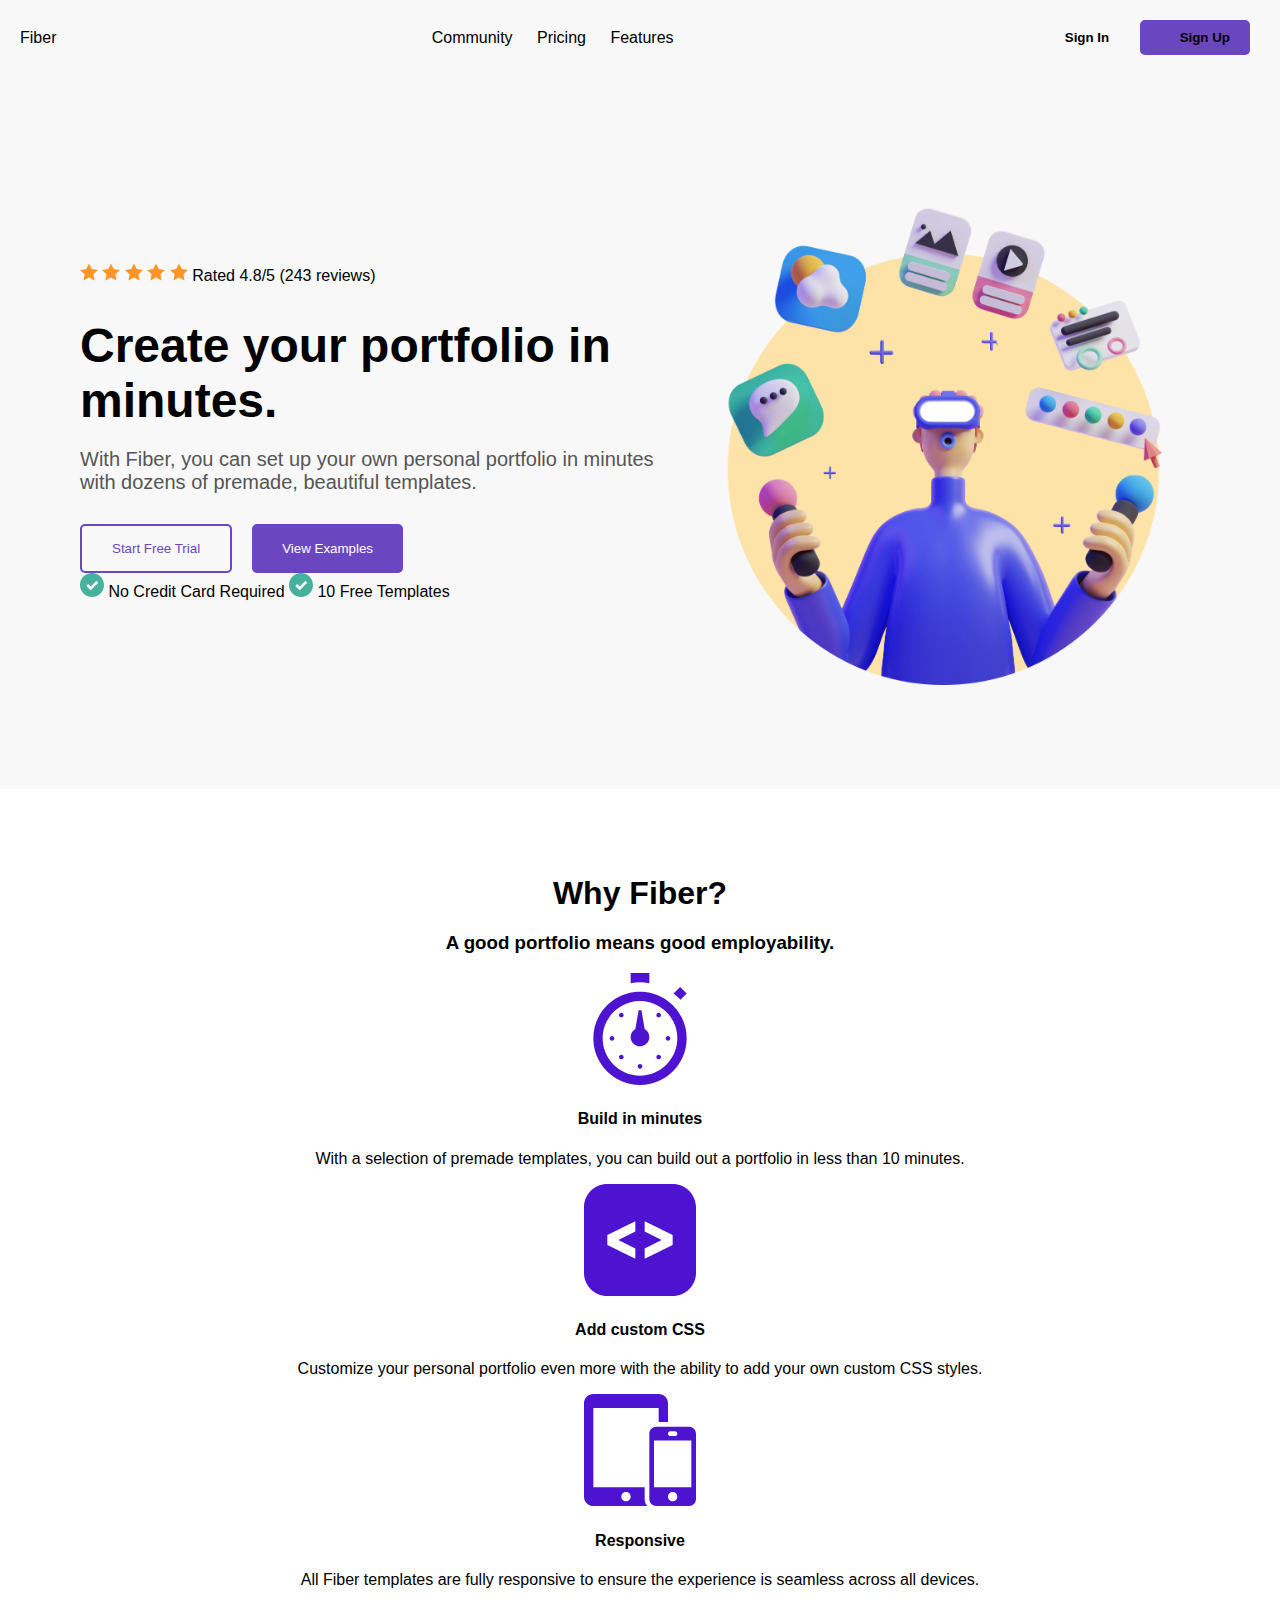
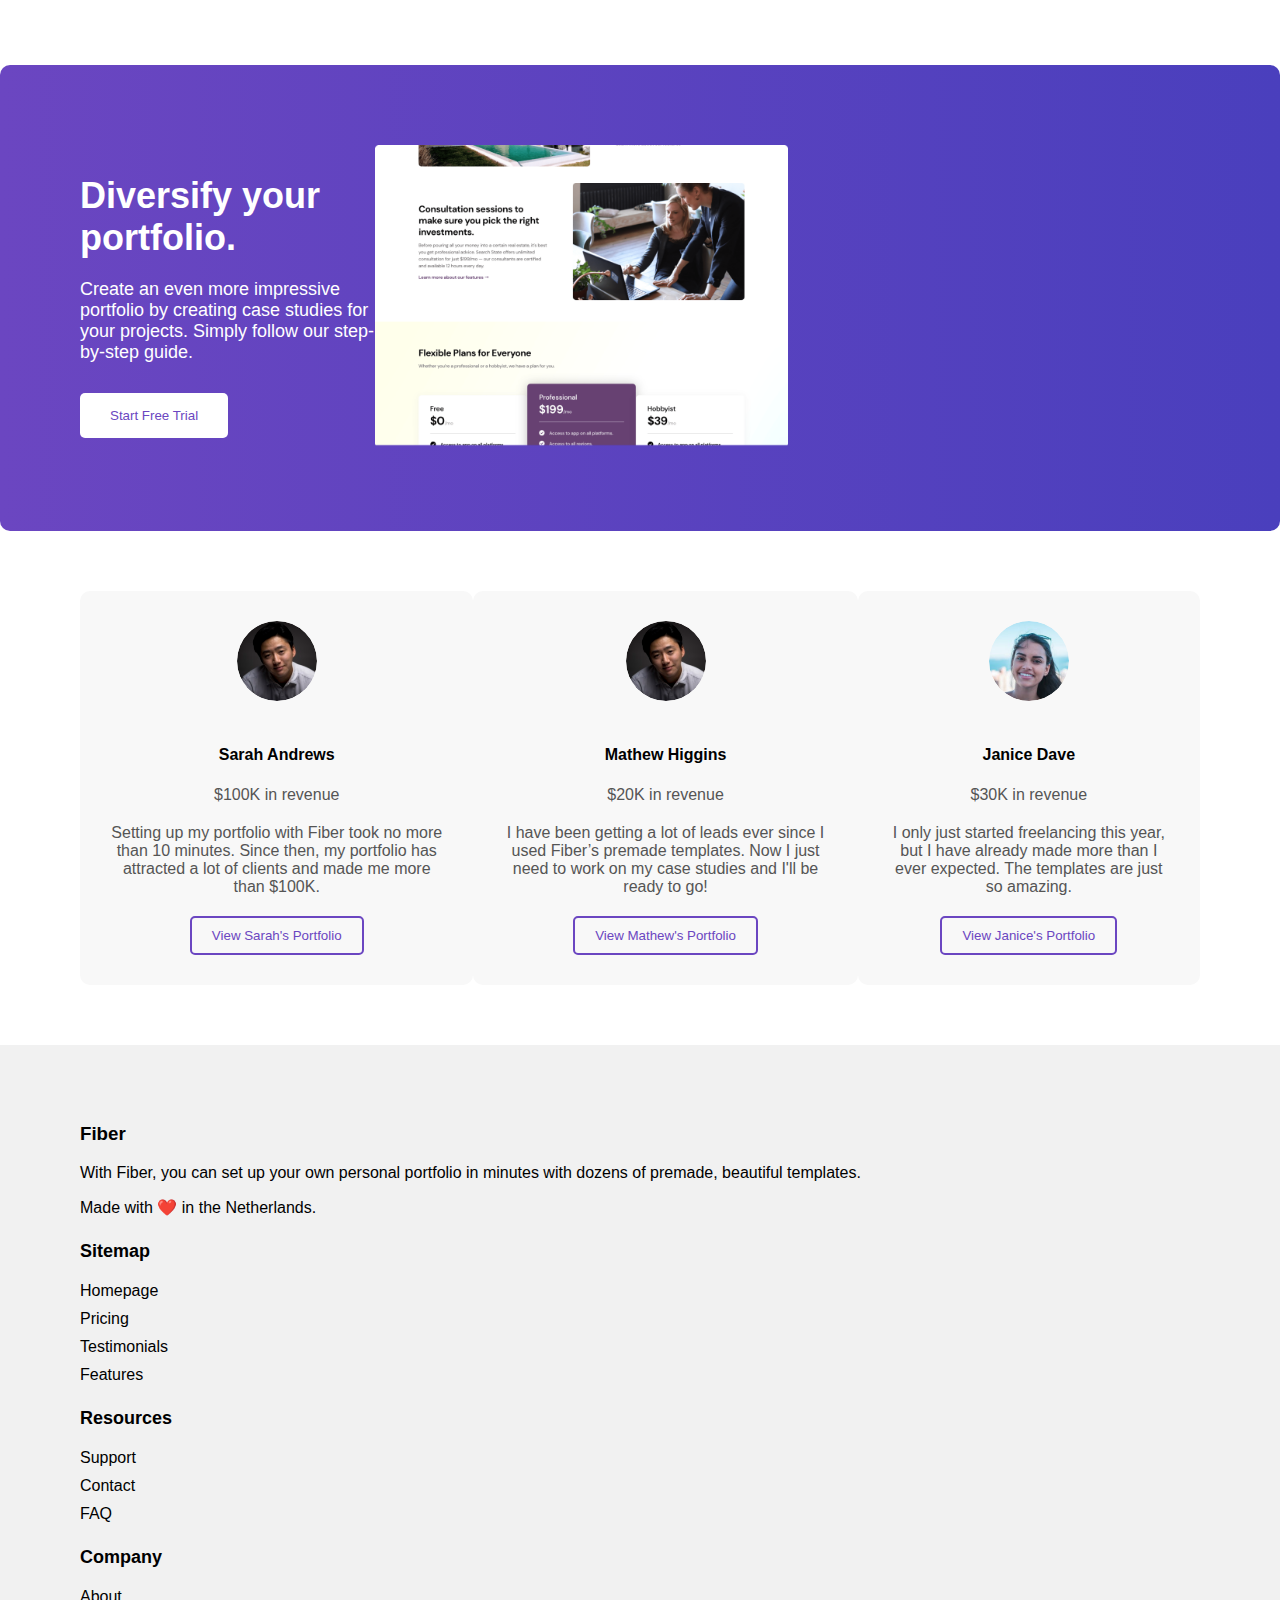
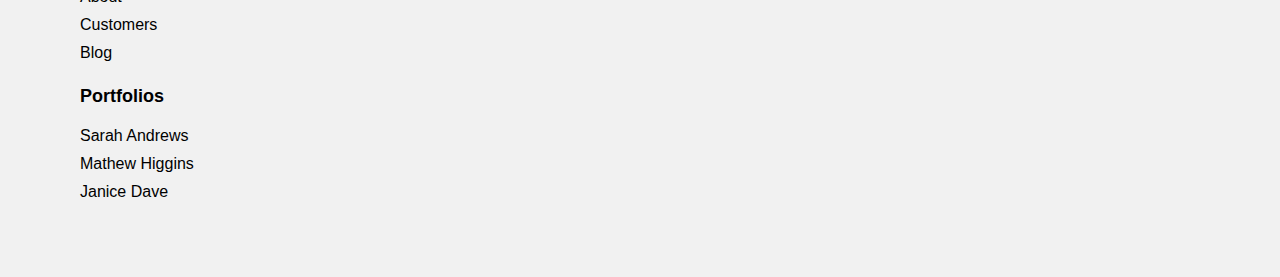
<file: index.html>
<!DOCTYPE html>
<html lang="en">
<head>
    <meta charset="UTF-8">
    <meta name="viewport" content="width=device-width, initial-scale=1.0">
    <title>Fiber Portfolio Landing Page</title>
    <link rel="stylesheet" href="index.css"> <!-- Link to your CSS file -->
    <script defer src="index.js"></script> <!-- Link to your JS file -->
</head>
<body>

    <!-- Navbar Section -->
    <header>
        <div class="navbar">
            <div class="fibretext">Fiber</div>
            <nav class="navmenu">
                <a href="#">Community</a>
                <a href="#">Pricing</a>
                <a href="#">Features</a>
            </nav>
            <div class="signinbtns">
                <button class="signin">Sign In</button>
                <button class="signup"><a href="signup.html">Sign Up</a></button>
            </div>
            <div class="hamburger">
                <span></span>
                <span></span>
                <span></span>
            </div>
        </div>
        <!-- Mobile Menu (hidden by default) -->
        <div class="mobile-menu">
            <nav class="mobile-navmenu">
                <a href="#">Community</a>
                <a href="#">Pricing</a>
                <a href="#">Features</a>
                <button class="signin">Sign In</button>
                <a href="signup.html"><button class="signup"> Sign Up</button></a>
            </nav>
        </div>
    </header>

    <!-- Rest of your sections remain the same -->




    <!-- Hero Section -->
    <section class="hero">
        <div class="hero-text">
            <div class="stars">
                <span><img src="star.svg" alt="stars"></span>
                <span> <span><img src="star.svg" alt="stars"></span>
                <span> <span><img src="star.svg" alt="stars"></span>
                <span> <span><img src="star.svg" alt="stars"></span>
                <span> <span><img src="star.svg" alt="stars"></span>
                <span> Rated 4.8/5 (243 reviews)</span>
            </div>
            <h1>Create your portfolio in minutes.</h1>
            <p>With Fiber, you can set up your own personal portfolio in minutes with dozens of premade, beautiful templates.</p>
            <div class="buttons">
                <button class="secondary-btn">Start Free Trial</button>
                <button class="primary-btn">View Examples</button>
            </div>
            <div class="highlights">
                <span><img src="Checkmark.svg" alt="checkmark"> No Credit Card Required</span>
                <span> <img src="Checkmark.svg" alt="checkmark"> 10 Free Templates</span>
            </div>
        </div>
        <div class="hero-image">
            <img src="hero-Illustration.png" style="width: 40vw;" alt="Portfolio illustration" class="img">
        </div>
    </section>

    <!-- Why Fiber Section -->
    <section class="why-fiber">
        <h2>Why Fiber?</h2>
        <h3>A good portfolio means good employability.</h3>
        <div class="features-grid">
            <div class="feature">
                <img src="time.svg" style="width: 10%;" alt="Build in minutes icon">
                <h4>Build in minutes</h4>
                <p>With a selection of premade templates, you can build out a portfolio in less than 10 minutes.</p>
            </div>
            <div class="feature">
                <img src="code.svg" style="width: 10%;" alt="Add custom CSS icon">
                <h4>Add custom CSS</h4>
                <p>Customize your personal portfolio even more with the ability to add your own custom CSS styles.</p>
            </div>
            <div class="feature">
                <img src="allSizes.svg" style="width: 10%;" alt="Responsive icon">
                <h4>Responsive</h4>
                <p>All Fiber templates are fully responsive to ensure the experience is seamless across all devices.</p>
            </div>
        </div>
    </section>

    <!-- Diversify Section -->
    <section class="diversify">
        <div class="text">
            <h2>Diversify your portfolio.</h2>
            <p>Create an even more impressive portfolio by creating case studies for your projects. Simply follow our step-by-step guide.</p>
            <button class="start-btn">Start Free Trial</button>
        </div>
        <div class="image-section">
            <img src="Sign Up Image.png" style="width: 300vh;" alt="Portfolio example" class="intimg">
        </div>
    </section>

    <!-- Testimonials Section -->
    <section class="testimonials">
        <div class="testimonial-card">
            <img src="User Avatar 2.svg" alt="Sarah Andrews' image">
            <h4>Sarah Andrews</h4>
            <p>$100K in revenue</p>
            <p>Setting up my portfolio with Fiber took no more than 10 minutes. Since then, my portfolio has attracted a lot of clients and made me more than $100K.</p>
            <button class="view-portfolio-btn">View Sarah's Portfolio</button>
        </div>
        <div class="testimonial-card">
            <img src="User Avatar 2.svg" alt="Mathew Higgins' image">
            <h4>Mathew Higgins</h4>
            <p>$20K in revenue</p>
            <p>I have been getting a lot of leads ever since I used Fiber’s premade templates. Now I just need to work on my case studies and I'll be ready to go!</p>
            <button class="view-portfolio-btn">View Mathew's Portfolio</button>
        </div>
        <div class="testimonial-card">
            <img src="User Avatar 32.svg" alt="Janice Dave's image">
            <h4>Janice Dave</h4>
            <p>$30K in revenue</p>
            <p>I only just started freelancing this year, but I have already made more than I ever expected. The templates are just so amazing.</p>
            <button class="view-portfolio-btn">View Janice's Portfolio</button>
        </div>
    </section>

    <!-- Footer Section -->
    <footer class="footer-columns">
        <div class="fibre-bottom">
            <h3>Fiber</h3>
            <p>With Fiber, you can set up your own personal portfolio in minutes with dozens of premade, beautiful templates.</p>
            <p>Made with ❤️ in the Netherlands.</p>
        </div>

        
        <div class="sitemap">
            <h4>Sitemap</h4>
            <ul>
                <li>Homepage</li>
                <li>Pricing</li>
                <li>Testimonials</li>
                <li>Features</li>
            </ul>
        </div>

        
        <div class="resources">
            <h4>Resources</h4>
            <ul>
                <li>Support</li>
                <li>Contact</li>
                <li>FAQ</li>
            </ul>
        </div>
        <div class="company">
            <h4>Company</h4>
            <ul>
                <li>About</li>
                <li>Customers</li>
                <li>Blog</li>
            </ul>
        </div>
        <div class="portfolios">
            <h4>Portfolios</h4>
            <ul>
                <li>Sarah Andrews</li>
                <li>Mathew Higgins</li>
                <li>Janice Dave</li>
            </ul>
        </div>
    </footer>

</body>
</html>
</file>
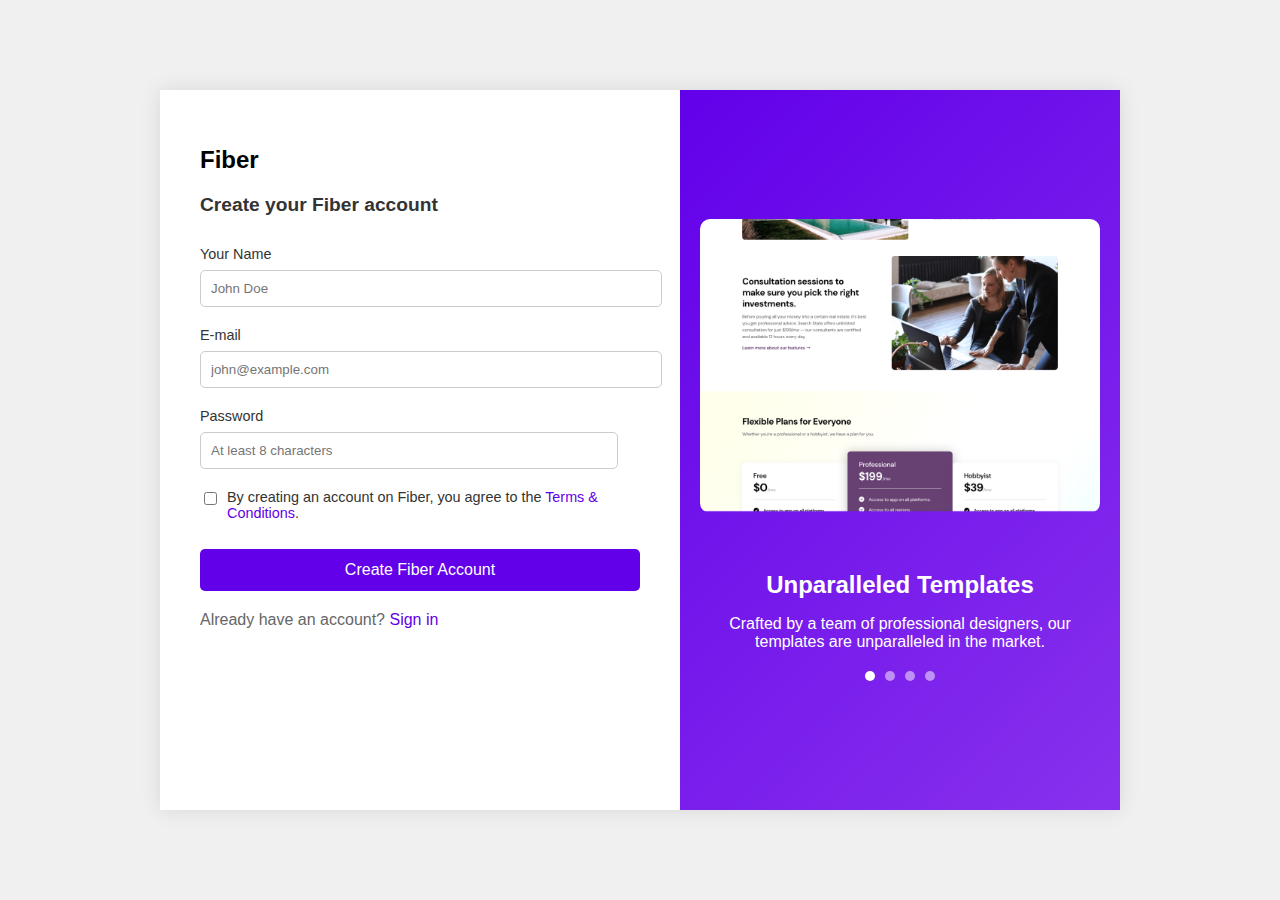
<file: signup.html>
<!DOCTYPE html>
<html lang="en">
<head>
    <meta charset="UTF-8">
    <meta name="viewport" content="width=device-width, initial-scale=1.0">
    <title>Fiber Sign Up Page</title>
    <link rel="stylesheet" href="styles.css">
</head>
<body>
    <div class="container">
        <!-- Left section for the sign-up form -->
        <div class="left-section">
            <div class="form-container">
                <h1>Fiber</h1>
                <h2>Create your Fiber account</h2>

                <form>
                    <label for="name">Your Name</label>
                    <input type="text" id="name" placeholder="John Doe">

                    <label for="email">E-mail</label>
                    <input type="email" id="email" placeholder="john@example.com">

                    <label for="password">Password</label>
                    <div class="password-wrapper">
                        <input type="password" id="password" placeholder="At least 8 characters">
                        <button type="button" class="toggle-password"></button>
                    </div>

                    <div class="terms">
                        <input type="checkbox" id="terms">
                        <label for="terms">
                            By creating an account on Fiber, you agree to the <a href="#">Terms & Conditions</a>.
                        </label>
                    </div>

                    <button type="submit" class="submit-btn">Create Fiber Account</button>
                </form>

                <p>Already have an account? <a href="#">Sign in</a></p>
            </div>
        </div>

        <!-- Right section for the promotional banner -->
        <div class="right-section">
            <div class="promo-container">
                <img src="Sign Up Image.png" alt="Promo image" class="promo-image">
                <h3>Unparalleled Templates</h3>
                <p>Crafted by a team of professional designers, our templates are unparalleled in the market.</p>
                <div class="slider-dots">
                    <span class="dot active"></span>
                    <span class="dot"></span>
                    <span class="dot"></span>
                    <span class="dot"></span>
                </div>
            </div>
        </div>
    </div>
</body>
</html>
</file>
<file: index.css>
/* Base Styles */
body {
    font-size: 16px;
    margin: 0;
    padding: 0;
    font-family: 'Segoe UI', Tahoma, Geneva, Verdana, sans-serif;
}

/* Navigation Bar */
.navbar {
    display: flex;
    justify-content: space-between;
    align-items: center;
    padding: 20px 80px;
    background-color: #fff;
}

.navbar a {
    text-decoration: none;
    color: #000;
    margin-left: 20px;
}

.navbar .logo {
    font-weight: bold;
    font-size: 20px;
}

.navbar .navmenu a {
    font-weight: 500;
}

.navbar .signin {
    border: none;
    background-color: transparent;
    font-weight: bold;
    cursor: pointer;
}

.navbar .signup {
    background-color: #6B46C1;
    color: white;
    border-radius: 5px;
    padding: 10px 20px;
    border: none;
    font-weight: bold;
    cursor: pointer;
}

/* Hero Section */
.hero {
    display: flex;
    justify-content: space-between;
    align-items: center;
    padding: 100px 80px;
    background-color: #F8F8F8;
}

.hero .left-column {
    max-width: 50%;
}

.hero h1 {
    font-size: 48px;
    font-weight: bold;
    margin-bottom: 20px;
}

.hero p {
    font-size: 20px;
    margin-bottom: 30px;
    color: #555;
}

.hero .buttons {
    display: flex;
    gap: 20px;
}

.hero .buttons .primary-btn {
    background-color: #6B46C1;
    color: white;
    padding: 15px 30px;
    border-radius: 5px;
    border: none;
    cursor: pointer;
}

.hero .buttons .secondary-btn {
    background-color: transparent;
    color: #6B46C1;
    padding: 15px 30px;
    border-radius: 5px;
    border: 2px solid #6B46C1;
    cursor: pointer;
}

.hero .review {
    display: flex;
    align-items: center;
    margin-top: 30px;
}

.hero .review .stars {
    color: #FFD700;
    font-size: 20px;
    margin-right: 10px;
}

.hero .right-column img {
    width: 500px;
    height: auto;
}

/* Why Fiber Section */
.why-fiber {
    text-align: center;
    padding: 60px 80px;
    background-color: white;
}

.why-fiber h2 {
    font-size: 32px;
    margin-bottom: 20px;
}

.why-fiber .features {
    display: flex;
    justify-content: space-between;
    margin-top: 50px;
}

.why-fiber .features .feature {
    max-width: 30%;
    text-align: center;
}

.why-fiber .features .feature img {
    width: 80px;
    height: auto;
    margin-bottom: 20px;
}

.why-fiber .features .feature h3 {
    font-size: 20px;
    margin-bottom: 10px;
}

.why-fiber .features .feature p {
    color: #555;
}

/* Diversify Section */
.diversify {
    background-image: linear-gradient(to right, #6B46C1, #4A3FBD);
    color: white;
    display: flex;
    justify-content: space-between;
    padding: 80px;
    border-radius: 10px;
}

.diversify .text {
    max-width: 50%;
}

.diversify h2 {
    font-size: 36px;
    margin-bottom: 20px;
}

.diversify p {
    font-size: 18px;
    margin-bottom: 30px;
}

.diversify .start-btn {
    background-color: white;
    color: #6B46C1;
    padding: 15px 30px;
    border-radius: 5px;
    border: none;
    cursor: pointer;
}

.diversify img {
    max-width: 50%;
}

/* Testimonials */
.testimonials {
    padding: 60px 80px;
    background-color: white;
    display:flex ;
    justify-content: space-between;
}

.testimonial-card {
    background-color: #F8F8F8;
    padding: 30px;
    border-radius: 10px;
    text-align: center;
    max-width: 30%;
}

.testimonial-card img {
    border-radius: 50%;
    width: 80px;
    height: auto;
    margin-bottom: 20px;
}

.testimonial-card h3 {
    font-size: 18px;
    margin-bottom: 10px;
}

.testimonial-card p {
    font-size: 16px;
    color: #555;
    margin-bottom: 20px;
}

.testimonial-card .view-portfolio-btn {
    background-color: transparent;
    border: 2px solid #6B46C1;
    color: #6B46C1;
    padding: 10px 20px;
    border-radius: 5px;
    cursor: pointer;
}

/* Footer */
footer {
    background-color: #F1F1F1;
    padding: 60px 80px;
}

footer .footer-columns {
    display: flex;
    justify-content: space-between;
}

footer h4 {
    font-size: 18px;
    margin-bottom: 20px;
}

footer ul {
    list-style-type: none;
    padding: 0;
}

footer ul li {
    margin-bottom: 10px;
}

footer ul li a {
    text-decoration: none;
    color: #555;
}

@media (max-width: 768px) {
    /* Stack hero text and image */
    .hero {
        flex-direction: column;
        text-align: center;
    }
    
    .hero-text {
        max-width: 100%;
    }
    
    .hero-image {
        margin-top: 20px;
    }

    /* Stack features vertically */
    .features-grid {
        flex-direction: column;
        align-items: center;
        width: 100%;
    }

    /* Stack testimonial cards vertically */
    .testimonials {
        flex-direction: column;
        gap: 20px;
    }

    .testimonial-card {
        max-width: 100%;
    }

    /* Make footer columns stack */
    .footer-columns {
        flex-direction: column;
        align-items: center;
    }

    .footer-links ul {
        text-align: center;
    }
}

/* Basic styling */
body, html {
    margin: 0;
    padding: 0;
    font-family: Arial, sans-serif;
}

.navbar {
    display: flex;
    justify-content: space-between;
    align-items: center;
    padding: 20px;
    background-color: #f8f8f8;
}

.navmenu a, .signinbtns button {
    margin: 0 10px;
    text-decoration: none;
}

.hamburger {
    display: none;
    flex-direction: column;
    cursor: pointer;
}

.hamburger span {
    width: 25px;
    height: 3px;
    background: black;
    margin: 4px 0;
}

/* Mobile menu hidden by default */
.mobile-menu {
    display: none;
    background-color: #f8f8f8;
    padding: 20px;
}

/* Media queries for responsive navbar */
@media screen and (max-width: 768px) {
    .navmenu, .signinbtns {
        display: none;
    }

    .hamburger {
        display: flex;
    }

    .mobile-menu.show {
        display: block;
    }

    .mobile-navmenu a, .mobile-navmenu button {
        display: block;
        margin: 10px 0;
        text-align: center;
    }
}
</file>
<file: styles.css>
/* Global styles */
body, html {
    margin: 0;
    padding: 0;
    font-family: Arial, sans-serif;
    height: 100%;
    display: flex;
    justify-content: center;
    align-items: center;
    background-color: #f0f0f0;
}

/* Container for the two sections */
.container {
    display: flex;
    width: 80%;
    height: 80vh;
    max-width: 1200px;
    box-shadow: 0 0 20px rgba(0, 0, 0, 0.1);
}

/* Left Section (Form) */
.left-section {
    width: 50%;
    background-color: #fff;
    padding: 40px;
}

.form-container h1 {
    font-size: 1.5rem;
    font-weight: bold;
    margin-bottom: 20px;
}

.form-container h2 {
    font-size: 1.2rem;
    margin-bottom: 30px;
    color: #333;
}

.form-container label {
    display: block;
    margin-bottom: 8px;
    font-size: 0.9rem;
    color: #333;
}

.form-container input[type="text"],
.form-container input[type="email"],
.form-container input[type="password"] {
    width: 100%;
    padding: 10px;
    margin-bottom: 20px;
    border: 1px solid #ccc;
    border-radius: 5px;
}

.password-wrapper {
    display: flex;
    align-items: center;
}

.password-wrapper input[type="password"] {
    flex-grow: 1;
}

.toggle-password {
    background: none;
    border: none;
    cursor: pointer;
    font-size: 1.2rem;
    margin-left: 10px;
    color: #333;
}

.terms {
    display: flex;
    align-items: flex-start;
    margin-bottom: 20px;
}

.terms input[type="checkbox"] {
    margin-right: 10px;
}

.terms a {
    color: #6200ea;
    text-decoration: none;
}

.terms a:hover {
    text-decoration: underline;
}

.submit-btn {
    width: 100%;
    padding: 12px;
    background-color: #6200ea;
    color: #fff;
    border: none;
    border-radius: 5px;
    font-size: 1rem;
    cursor: pointer;
}

.submit-btn:hover {
    background-color: #5300d3;
}

.form-container p {
    margin-top: 20px;
    color: #666;
}

.form-container p a {
    color: #6200ea;
    text-decoration: none;
}

/* Right Section (Promotional Banner) */
.right-section {
    width: 50%;
    background: linear-gradient(135deg, #6200ea, #8831ed);
    color: #fff;
    display: flex;
    justify-content: center;
    align-items: center;
}

.promo-container {
    text-align: center;
    padding: 20px;
}

.promo-image {
    max-width: 100%;
    height: auto;
    border-radius: 10px;
    margin-bottom: 30px;
}

.promo-container h3 {
    font-size: 1.5rem;
    margin-bottom: 10px;
}

.promo-container p {
    font-size: 1rem;
    margin-bottom: 20px;
}

.slider-dots {
    display: flex;
    justify-content: center;
    gap: 10px;
}

.dot {
    width: 10px;
    height: 10px;
    background-color: rgba(255, 255, 255, 0.5);
    border-radius: 50%;
}

.dot.active {
    background-color: #fff;
}


@media (max-width: 768px) {
    .container {
        flex-direction: column;
        height: auto;
    }

    .left-section, .right-section {
        width: 100%;
    }
}
</file>
